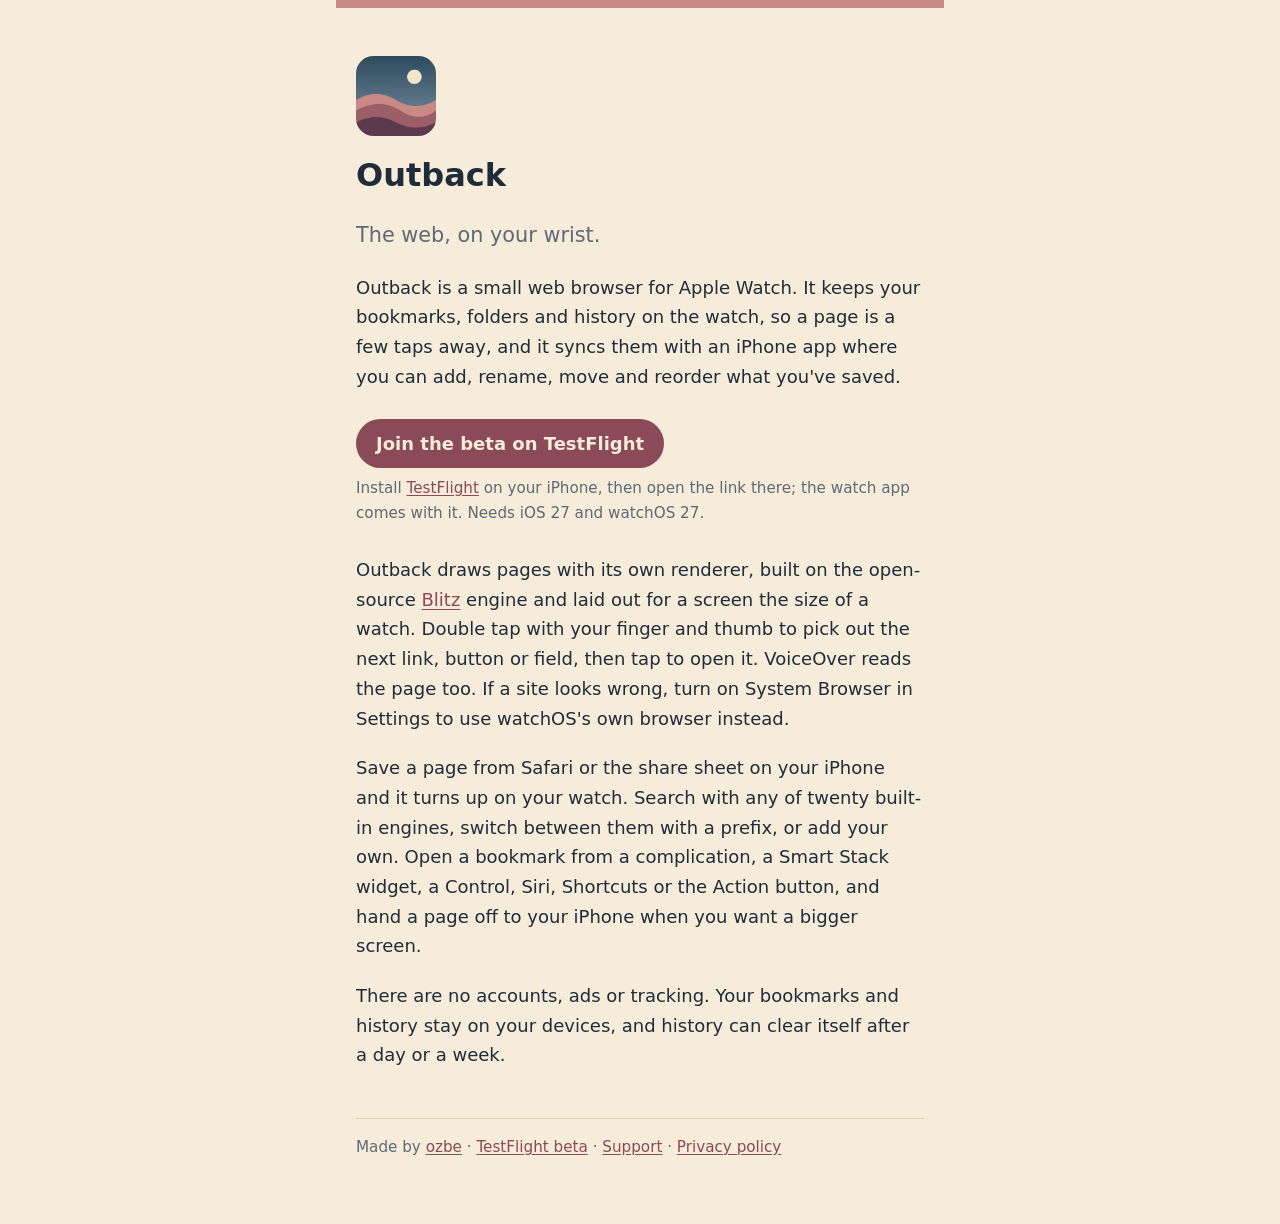
<file: index.html>
<!doctype html>
<html lang="en">
<head>
  <meta charset="utf-8">
  <meta name="viewport" content="width=device-width, initial-scale=1">
  <title>Outback</title>
  <meta name="description" content="A small web browser for Apple Watch, with an iPhone companion for the pages you save.">
  <meta property="og:site_name" content="Outback">
  <meta property="og:title" content="Outback">
  <meta property="og:description" content="A small web browser for Apple Watch, with an iPhone companion for the pages you save.">
  <link rel="canonical" href="https://outback.ozbe.dev/">
  <meta name="theme-color" content="#f6ecd9" media="(prefers-color-scheme: light)">
  <meta name="theme-color" content="#172633" media="(prefers-color-scheme: dark)">
  <link rel="icon" href="icon.png">
  <link rel="apple-touch-icon" href="apple-touch-icon.png">
  <link rel="stylesheet" href="style.css">
</head>
<body>
  <main>
    <img class="icon" src="icon.png" alt="Outback app icon">
    <h1>Outback</h1>
    <p class="lede">The web, on your wrist.</p>
    <p>Outback is a small web browser for Apple Watch. It keeps your bookmarks, folders and history on the watch, so a page is a few taps away, and it syncs them with an iPhone app where you can add, rename, move and reorder what you've saved.</p>
    <p class="beta"><a class="button" href="https://testflight.apple.com/join/z5kjHeX5">Join the beta on TestFlight</a><br>
    <span class="note">Install <a href="https://apps.apple.com/app/testflight/id899247664">TestFlight</a> on your iPhone, then open the link there; the watch app comes with it. Needs iOS 27 and watchOS 27.</span></p>
    <p>Outback draws pages with its own renderer, built on the open-source <a href="https://github.com/DioxusLabs/blitz">Blitz</a> engine and laid out for a screen the size of a watch. Double tap with your finger and thumb to pick out the next link, button or field, then tap to open it. VoiceOver reads the page too. If a site looks wrong, turn on System Browser in Settings to use watchOS's own browser instead.</p>
    <p>Save a page from Safari or the share sheet on your iPhone and it turns up on your watch. Search with any of twenty built-in engines, switch between them with a prefix, or add your own. Open a bookmark from a complication, a Smart Stack widget, a Control, Siri, Shortcuts or the Action button, and hand a page off to your iPhone when you want a bigger screen.</p>
    <p>There are no accounts, ads or tracking. Your bookmarks and history stay on your devices, and history can clear itself after a day or a week.</p>
    <footer>
      Made by <a href="https://ozbe.dev/" rel="author">ozbe</a> · <a href="https://testflight.apple.com/join/z5kjHeX5">TestFlight beta</a> · <a href="support/">Support</a> · <a href="privacy/">Privacy policy</a>
    </footer>
  </main>
</body>
</html>
</file>
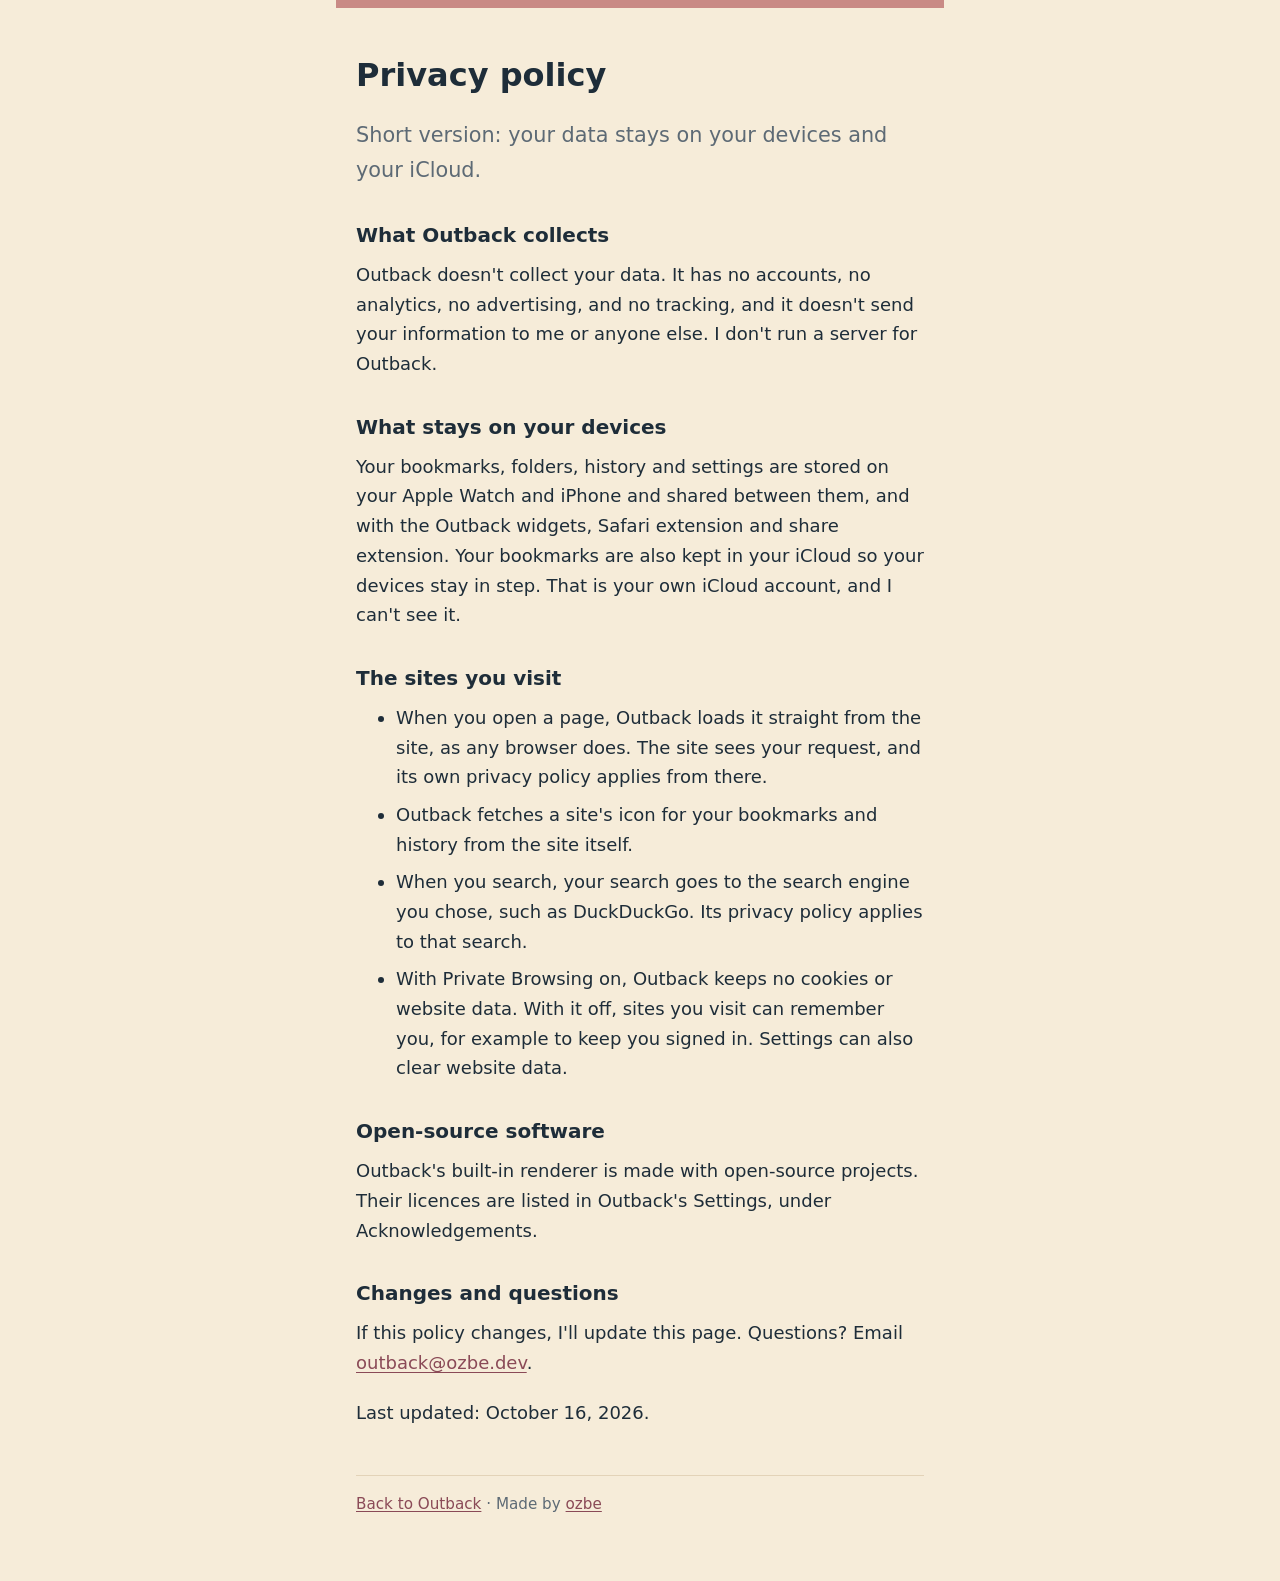
<file: privacy/index.html>
<!doctype html>
<html lang="en">
<head>
  <meta charset="utf-8">
  <meta name="viewport" content="width=device-width, initial-scale=1">
  <title>Outback Privacy Policy</title>
  <meta name="description" content="What Outback does and doesn't do with your data.">
  <meta property="og:site_name" content="Outback">
  <meta property="og:title" content="Outback Privacy Policy">
  <meta property="og:description" content="What Outback does and doesn't do with your data.">
  <link rel="canonical" href="https://outback.ozbe.dev/privacy/">
  <meta name="theme-color" content="#f6ecd9" media="(prefers-color-scheme: light)">
  <meta name="theme-color" content="#172633" media="(prefers-color-scheme: dark)">
  <link rel="icon" href="../icon.png">
  <link rel="apple-touch-icon" href="../apple-touch-icon.png">
  <link rel="stylesheet" href="../style.css">
</head>
<body>
  <main>
    <h1>Privacy policy</h1>
    <p class="lede">Short version: your data stays on your devices and your iCloud.</p>
    <h2>What Outback collects</h2>
    <p>Outback doesn't collect your data. It has no accounts, no analytics, no advertising, and no tracking, and it doesn't send your information to me or anyone else. I don't run a server for Outback.</p>
    <h2>What stays on your devices</h2>
    <p>Your bookmarks, folders, history and settings are stored on your Apple Watch and iPhone and shared between them, and with the Outback widgets, Safari extension and share extension. Your bookmarks are also kept in your iCloud so your devices stay in step. That is your own iCloud account, and I can't see it.</p>
    <h2>The sites you visit</h2>
    <ul>
      <li>When you open a page, Outback loads it straight from the site, as any browser does. The site sees your request, and its own privacy policy applies from there.</li>
      <li>Outback fetches a site's icon for your bookmarks and history from the site itself.</li>
      <li>When you search, your search goes to the search engine you chose, such as DuckDuckGo. Its privacy policy applies to that search.</li>
      <li>With Private Browsing on, Outback keeps no cookies or website data. With it off, sites you visit can remember you, for example to keep you signed in. Settings can also clear website data.</li>
    </ul>
    <h2>Open-source software</h2>
    <p>Outback's built-in renderer is made with open-source projects. Their licences are listed in Outback's Settings, under Acknowledgements.</p>
    <h2>Changes and questions</h2>
    <p>If this policy changes, I'll update this page. Questions? Email <a href="mailto:outback@ozbe.dev">outback@ozbe.dev</a>.</p>
    <p>Last updated: October 16, 2026.</p>
    <footer><a href="../">Back to Outback</a> · Made by <a href="https://ozbe.dev/" rel="author">ozbe</a></footer>
  </main>
</body>
</html>
</file>
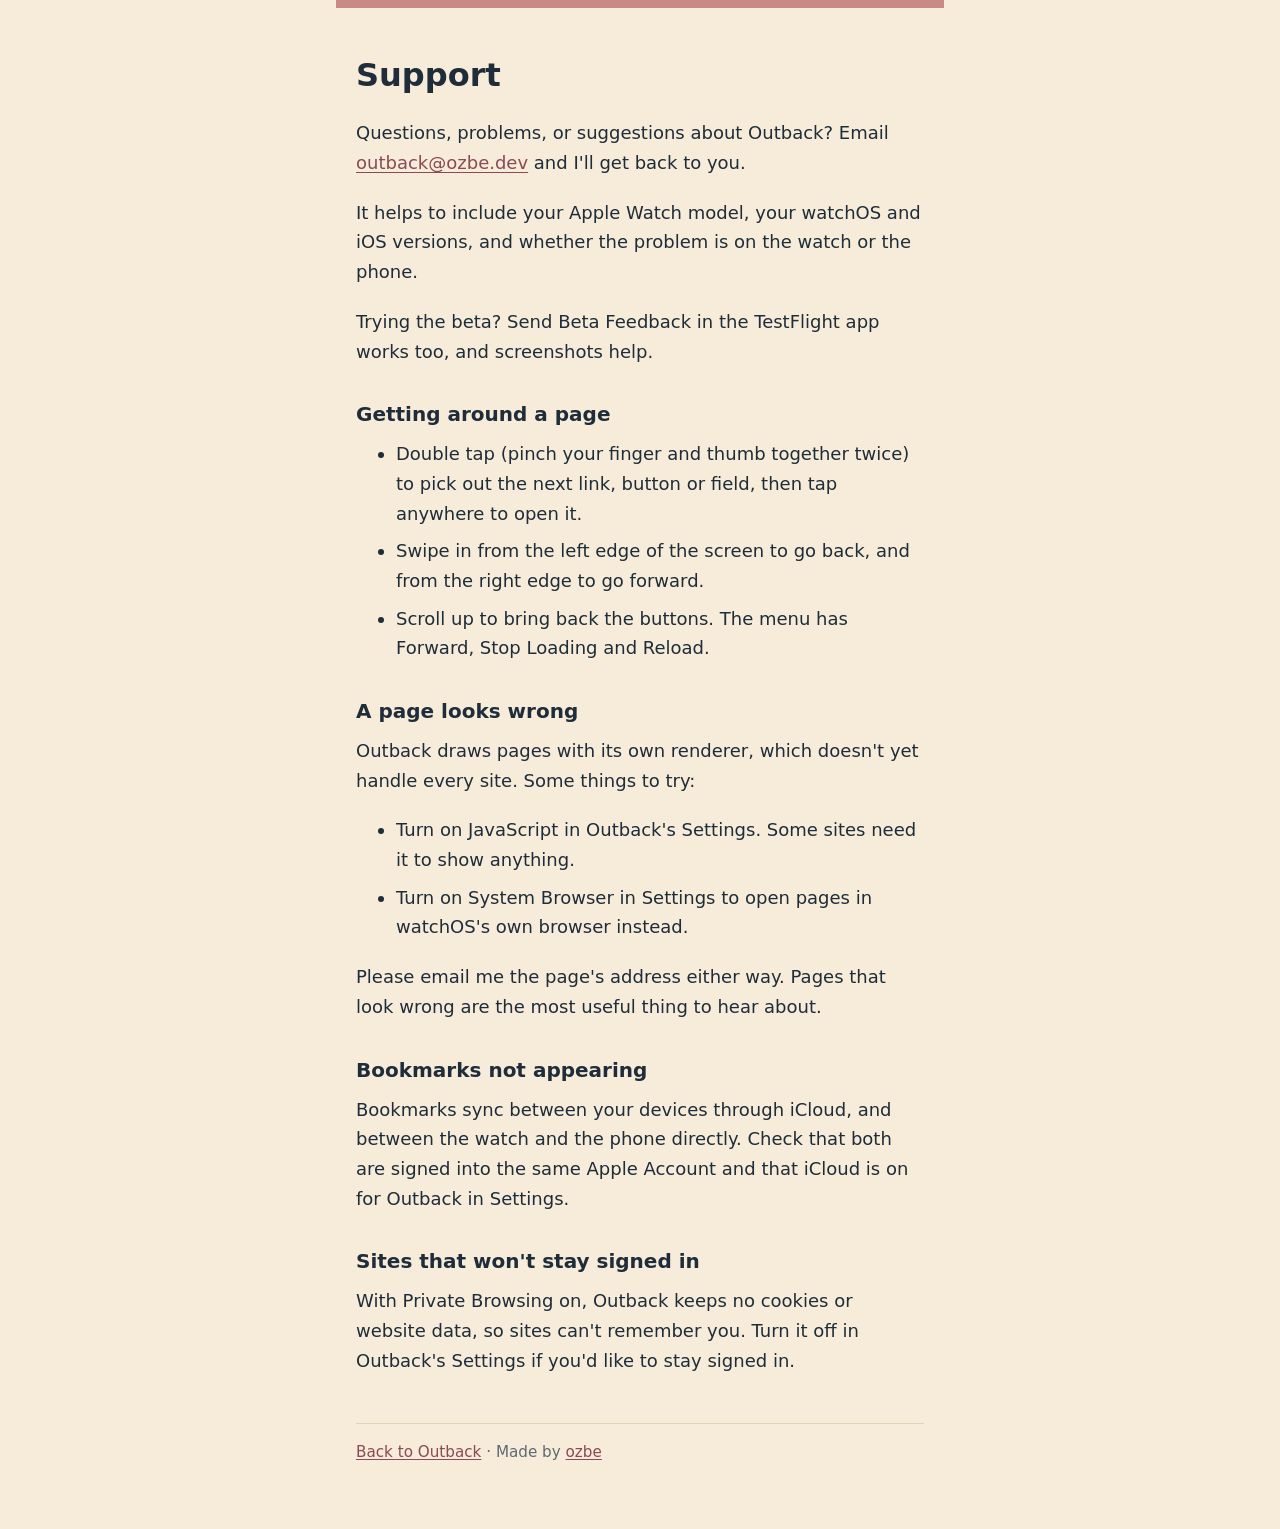
<file: support/index.html>
<!doctype html>
<html lang="en">
<head>
  <meta charset="utf-8">
  <meta name="viewport" content="width=device-width, initial-scale=1">
  <title>Outback Support</title>
  <meta name="description" content="Questions or problems with Outback? Get in touch.">
  <meta property="og:site_name" content="Outback">
  <meta property="og:title" content="Outback Support">
  <meta property="og:description" content="Questions or problems with Outback? Get in touch.">
  <link rel="canonical" href="https://outback.ozbe.dev/support/">
  <meta name="theme-color" content="#f6ecd9" media="(prefers-color-scheme: light)">
  <meta name="theme-color" content="#172633" media="(prefers-color-scheme: dark)">
  <link rel="icon" href="../icon.png">
  <link rel="apple-touch-icon" href="../apple-touch-icon.png">
  <link rel="stylesheet" href="../style.css">
</head>
<body>
  <main>
    <h1>Support</h1>
    <p>Questions, problems, or suggestions about Outback? Email <a href="mailto:outback@ozbe.dev">outback@ozbe.dev</a> and I'll get back to you.</p>
    <p>It helps to include your Apple Watch model, your watchOS and iOS versions, and whether the problem is on the watch or the phone.</p>
    <p>Trying the beta? Send Beta Feedback in the TestFlight app works too, and screenshots help.</p>
    <h2>Getting around a page</h2>
    <ul>
      <li>Double tap (pinch your finger and thumb together twice) to pick out the next link, button or field, then tap anywhere to open it.</li>
      <li>Swipe in from the left edge of the screen to go back, and from the right edge to go forward.</li>
      <li>Scroll up to bring back the buttons. The menu has Forward, Stop Loading and Reload.</li>
    </ul>
    <h2>A page looks wrong</h2>
    <p>Outback draws pages with its own renderer, which doesn't yet handle every site. Some things to try:</p>
    <ul>
      <li>Turn on JavaScript in Outback's Settings. Some sites need it to show anything.</li>
      <li>Turn on System Browser in Settings to open pages in watchOS's own browser instead.</li>
    </ul>
    <p>Please email me the page's address either way. Pages that look wrong are the most useful thing to hear about.</p>
    <h2>Bookmarks not appearing</h2>
    <p>Bookmarks sync between your devices through iCloud, and between the watch and the phone directly. Check that both are signed into the same Apple Account and that iCloud is on for Outback in Settings.</p>
    <h2>Sites that won't stay signed in</h2>
    <p>With Private Browsing on, Outback keeps no cookies or website data, so sites can't remember you. Turn it off in Outback's Settings if you'd like to stay signed in.</p>
    <footer><a href="../">Back to Outback</a> · Made by <a href="https://ozbe.dev/" rel="author">ozbe</a></footer>
  </main>
</body>
</html>
</file>
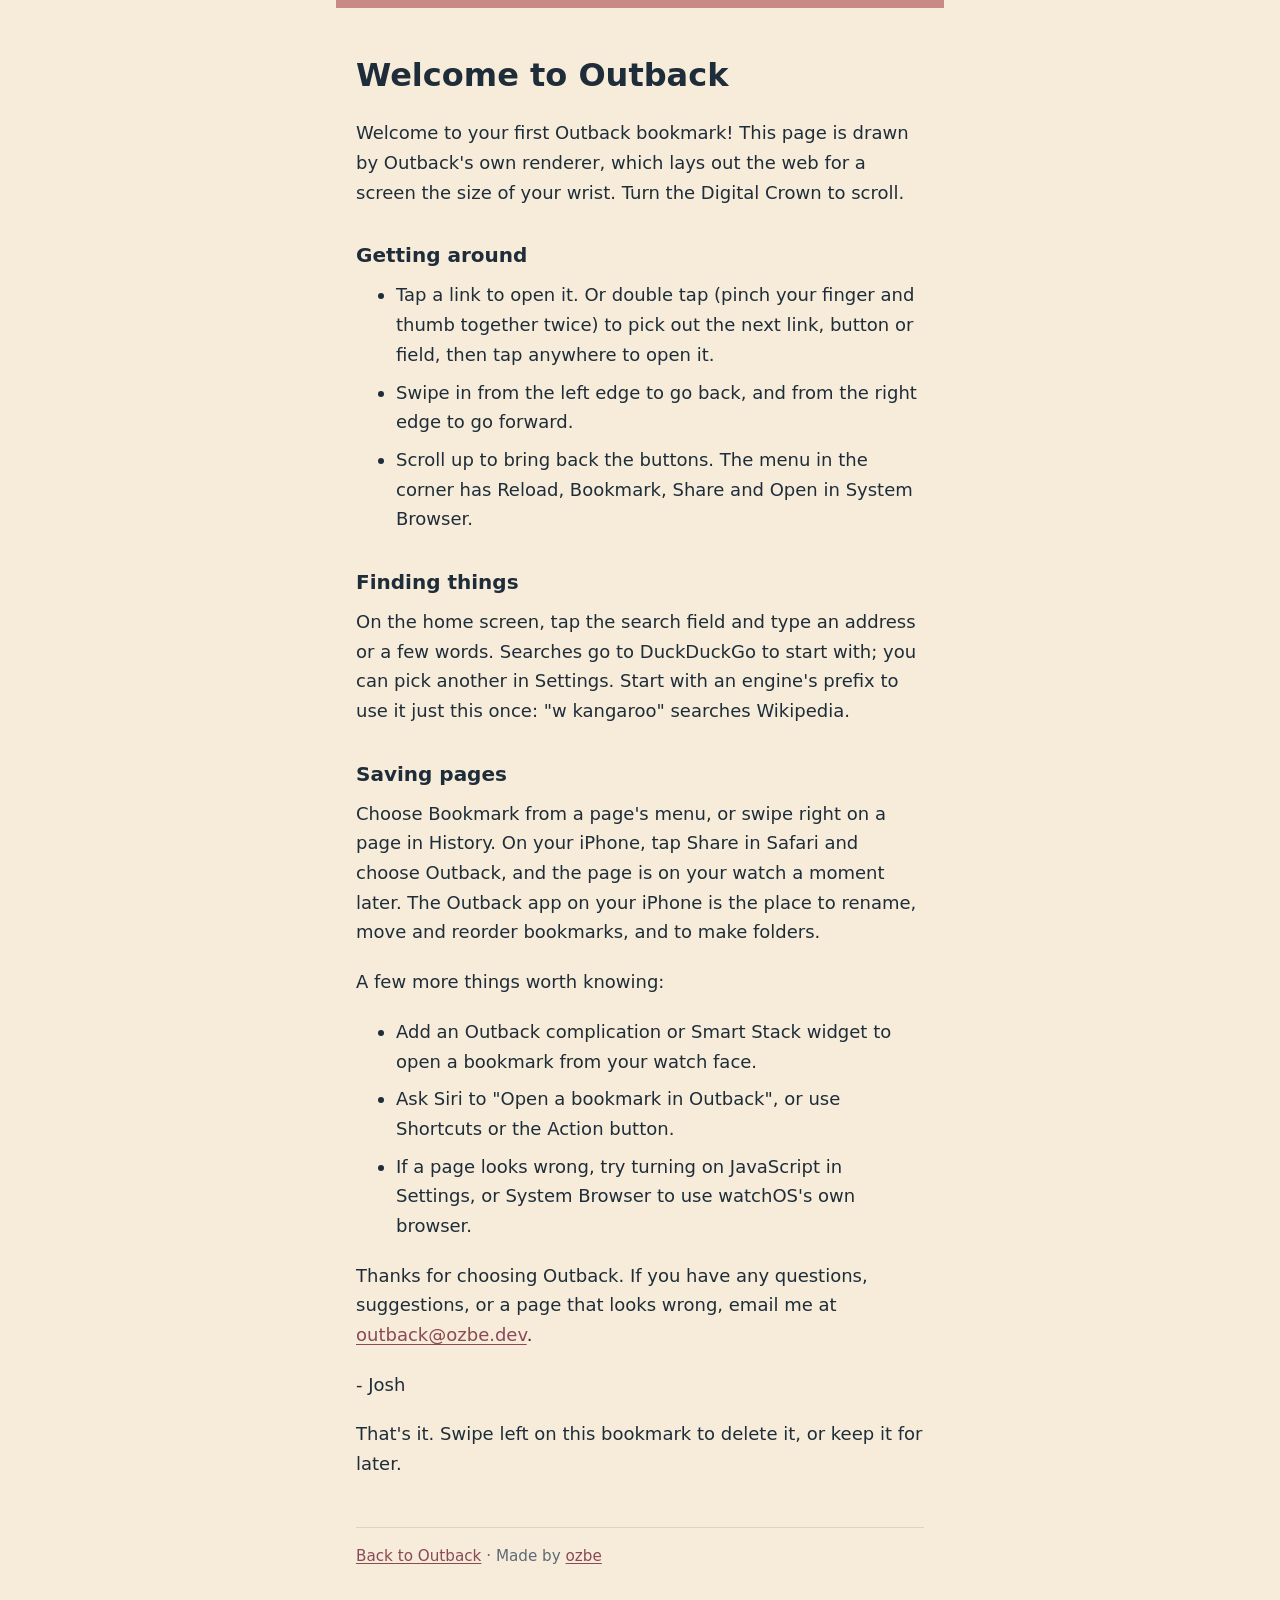
<file: welcome/index.html>
<!doctype html>
<html lang="en">
<head>
  <meta charset="utf-8">
  <meta name="viewport" content="width=device-width, initial-scale=1">
  <title>Welcome to Outback</title>
  <meta name="description" content="A short tour of getting around, searching and saving pages in Outback.">
  <meta property="og:site_name" content="Outback">
  <meta property="og:title" content="Welcome to Outback">
  <meta property="og:description" content="A short tour of getting around, searching and saving pages in Outback.">
  <meta property="og:image" content="https://outback.ozbe.dev/icon.png">
  <link rel="canonical" href="https://outback.ozbe.dev/welcome/">
  <meta name="theme-color" content="#f6ecd9" media="(prefers-color-scheme: light)">
  <meta name="theme-color" content="#172633" media="(prefers-color-scheme: dark)">
  <link rel="icon" href="../icon.png">
  <link rel="apple-touch-icon" href="../apple-touch-icon.png">
  <link rel="stylesheet" href="../style.css">
</head>
<body>
  <main>
    <h1>Welcome to Outback</h1>
    <p>Welcome to your first Outback bookmark! This page is drawn by Outback's own renderer, which lays out the web for a screen the size of your wrist. Turn the Digital Crown to scroll.</p>
    <h2>Getting around</h2>
    <ul>
      <li>Tap a link to open it. Or double tap (pinch your finger and thumb together twice) to pick out the next link, button or field, then tap anywhere to open it.</li>
      <li>Swipe in from the left edge to go back, and from the right edge to go forward.</li>
      <li>Scroll up to bring back the buttons. The menu in the corner has Reload, Bookmark, Share and Open in System Browser.</li>
    </ul>
    <h2>Finding things</h2>
    <p>On the home screen, tap the search field and type an address or a few words. Searches go to DuckDuckGo to start with; you can pick another in Settings. Start with an engine's prefix to use it just this once: "w kangaroo" searches Wikipedia.</p>
    <h2>Saving pages</h2>
    <p>Choose Bookmark from a page's menu, or swipe right on a page in History. On your iPhone, tap Share in Safari and choose Outback, and the page is on your watch a moment later. The Outback app on your iPhone is the place to rename, move and reorder bookmarks, and to make folders.</p>
    <p>A few more things worth knowing:</p>
    <ul>
      <li>Add an Outback complication or Smart Stack widget to open a bookmark from your watch face.</li>
      <li>Ask Siri to "Open a bookmark in Outback", or use Shortcuts or the Action button.</li>
      <li>If a page looks wrong, try turning on JavaScript in Settings, or System Browser to use watchOS's own browser.</li>
    </ul>
    <p>Thanks for choosing Outback. If you have any questions, suggestions, or a page that looks wrong, email me at <a href="mailto:outback@ozbe.dev">outback@ozbe.dev</a>.</p>
    <p>- Josh</p>
    <p>That's it. Swipe left on this bookmark to delete it, or keep it for later.</p>
    <footer><a href="../">Back to Outback</a> · Made by <a href="https://ozbe.dev/" rel="author">ozbe</a></footer>
  </main>
</body>
</html>
</file>
<file: style.css>
:root {
  color-scheme: light dark;
  --bg: #f6ecd9;
  --fg: #1e2d39;
  --muted: #5d6a75;
  --link: #8a4a57;
  --accent: #c98a85;
  --rule: #e3d3b8;
}
@media (prefers-color-scheme: dark) {
  :root {
    --bg: #172633;
    --fg: #f2e4c8;
    --muted: #9fb0bd;
    --link: #e3a19b;
    --accent: #9b5f66;
    --rule: #2e4252;
  }
}
html { background: var(--bg); }
* { box-sizing: border-box; }
body {
  margin: 0;
  background: var(--bg);
  color: var(--fg);
  font: 1.125rem/1.65 ui-rounded, "SF Pro Rounded", -apple-system, system-ui, sans-serif;
  -webkit-text-size-adjust: 100%;
}
main { max-width: 38rem; margin: 0 auto; padding: 3rem 1.25rem 4rem; border-top: .5rem solid var(--accent); }
h1 { font-size: 2rem; line-height: 1.2; margin: 0 0 1.5rem; }
h2 { font-size: 1.25rem; margin: 2rem 0 .5rem; }
p, ul { margin: 0 0 1.25rem; }
li { margin-bottom: .5rem; }
a { color: var(--link); text-underline-offset: .15em; }
.icon { width: 5rem; height: 5rem; border-radius: 22%; display: block; margin-bottom: 1.25rem; }
.lede { font-size: 1.3rem; color: var(--muted); }
.beta { margin: 1.75rem 0; }
/* The link colour, not the accent: the background's cream on the salmon accent is too faint to read */
.button { display: inline-block; padding: .6rem 1.25rem; border-radius: 999px; background: var(--link); color: var(--bg); font-weight: 600; text-decoration: none; }
.note { display: inline-block; margin-top: .5rem; color: var(--muted); font-size: .95rem; }
footer { margin-top: 3rem; padding-top: 1rem; border-top: 1px solid var(--rule); color: var(--muted); font-size: .95rem; }
</file>
